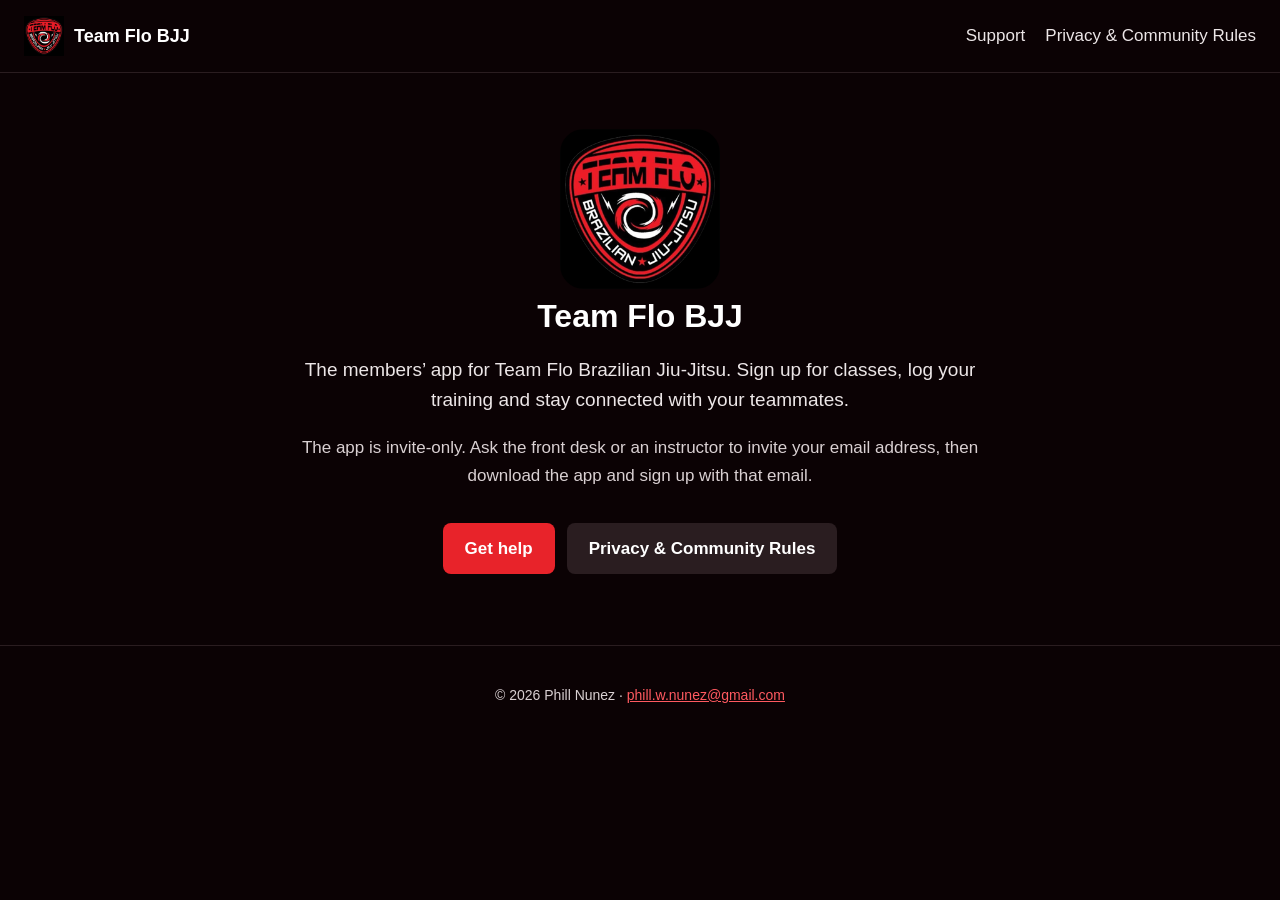
<file: index.html>
<!DOCTYPE html>
<html lang="en">
<head>
<meta charset="utf-8">
<meta name="viewport" content="width=device-width, initial-scale=1">
<title>Home | Team Flo BJJ</title>
<meta name="description" content="The members app for Team Flo Brazilian Jiu-Jitsu.">
<link rel="icon" href="logo.png">
<link rel="stylesheet" href="style.css">
</head>
<body>
<header>
  <a class="brand" href="index.html"><img src="logo.png" alt="" width="40" height="40">Team Flo BJJ</a>
  <nav><a href="support.html">Support</a><a href="privacy.html">Privacy &amp; Community Rules</a></nav>
</header>
<main>
<section class="hero">
  <img src="logo.png" alt="Team Flo Brazilian Jiu-Jitsu logo" width="160" height="160">
  <h1>Team Flo BJJ</h1>
  <p class="lead">The members&rsquo; app for Team Flo Brazilian Jiu-Jitsu. Sign up for classes, log your training and stay connected with your teammates.</p>
  <p>The app is invite-only. Ask the front desk or an instructor to invite your email address, then download the app and sign up with that email.</p>
  <p class="links"><a class="button" href="support.html">Get help</a><a class="button secondary" href="privacy.html">Privacy &amp; Community Rules</a></p>
</section>
</main>
<footer>
  <p>&copy; 2026 Phill Nunez &middot; <a href="mailto:phill.w.nunez@gmail.com">phill.w.nunez@gmail.com</a></p>
</footer>
</body>
</html>
</file>
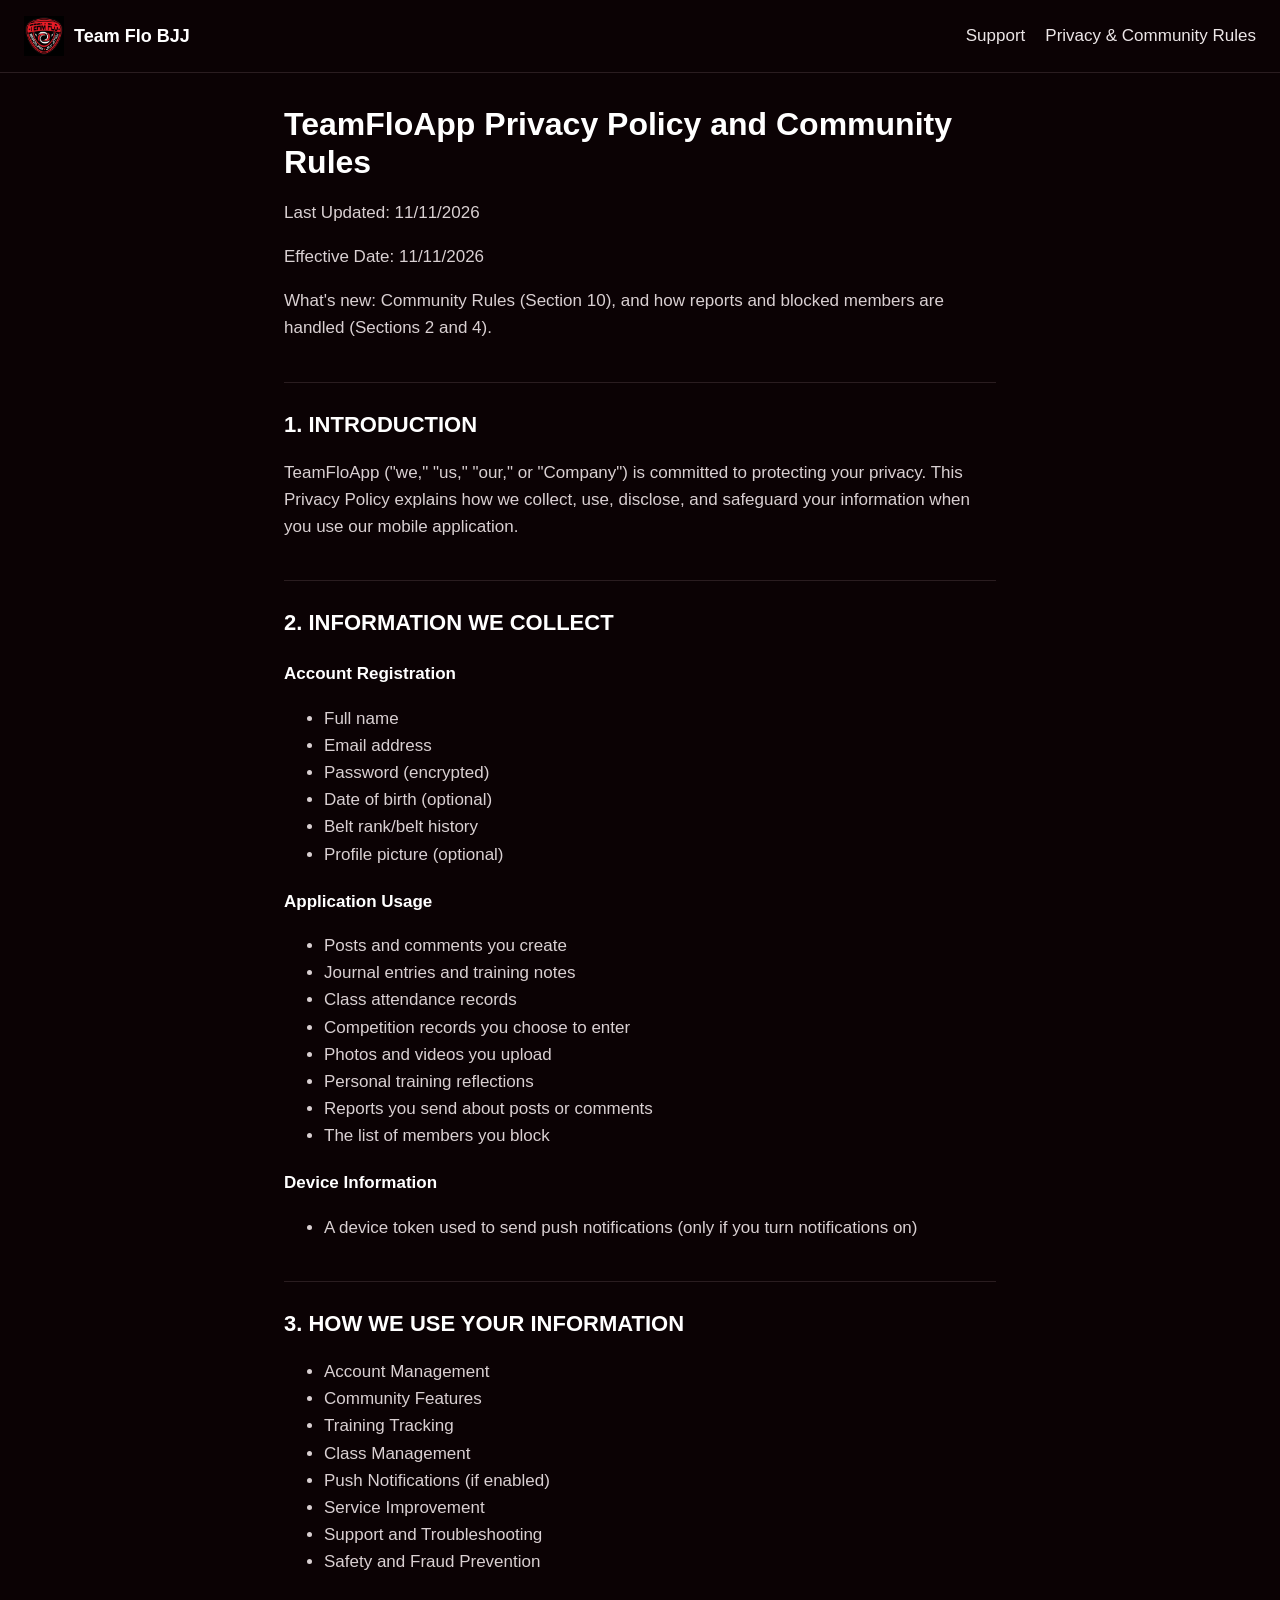
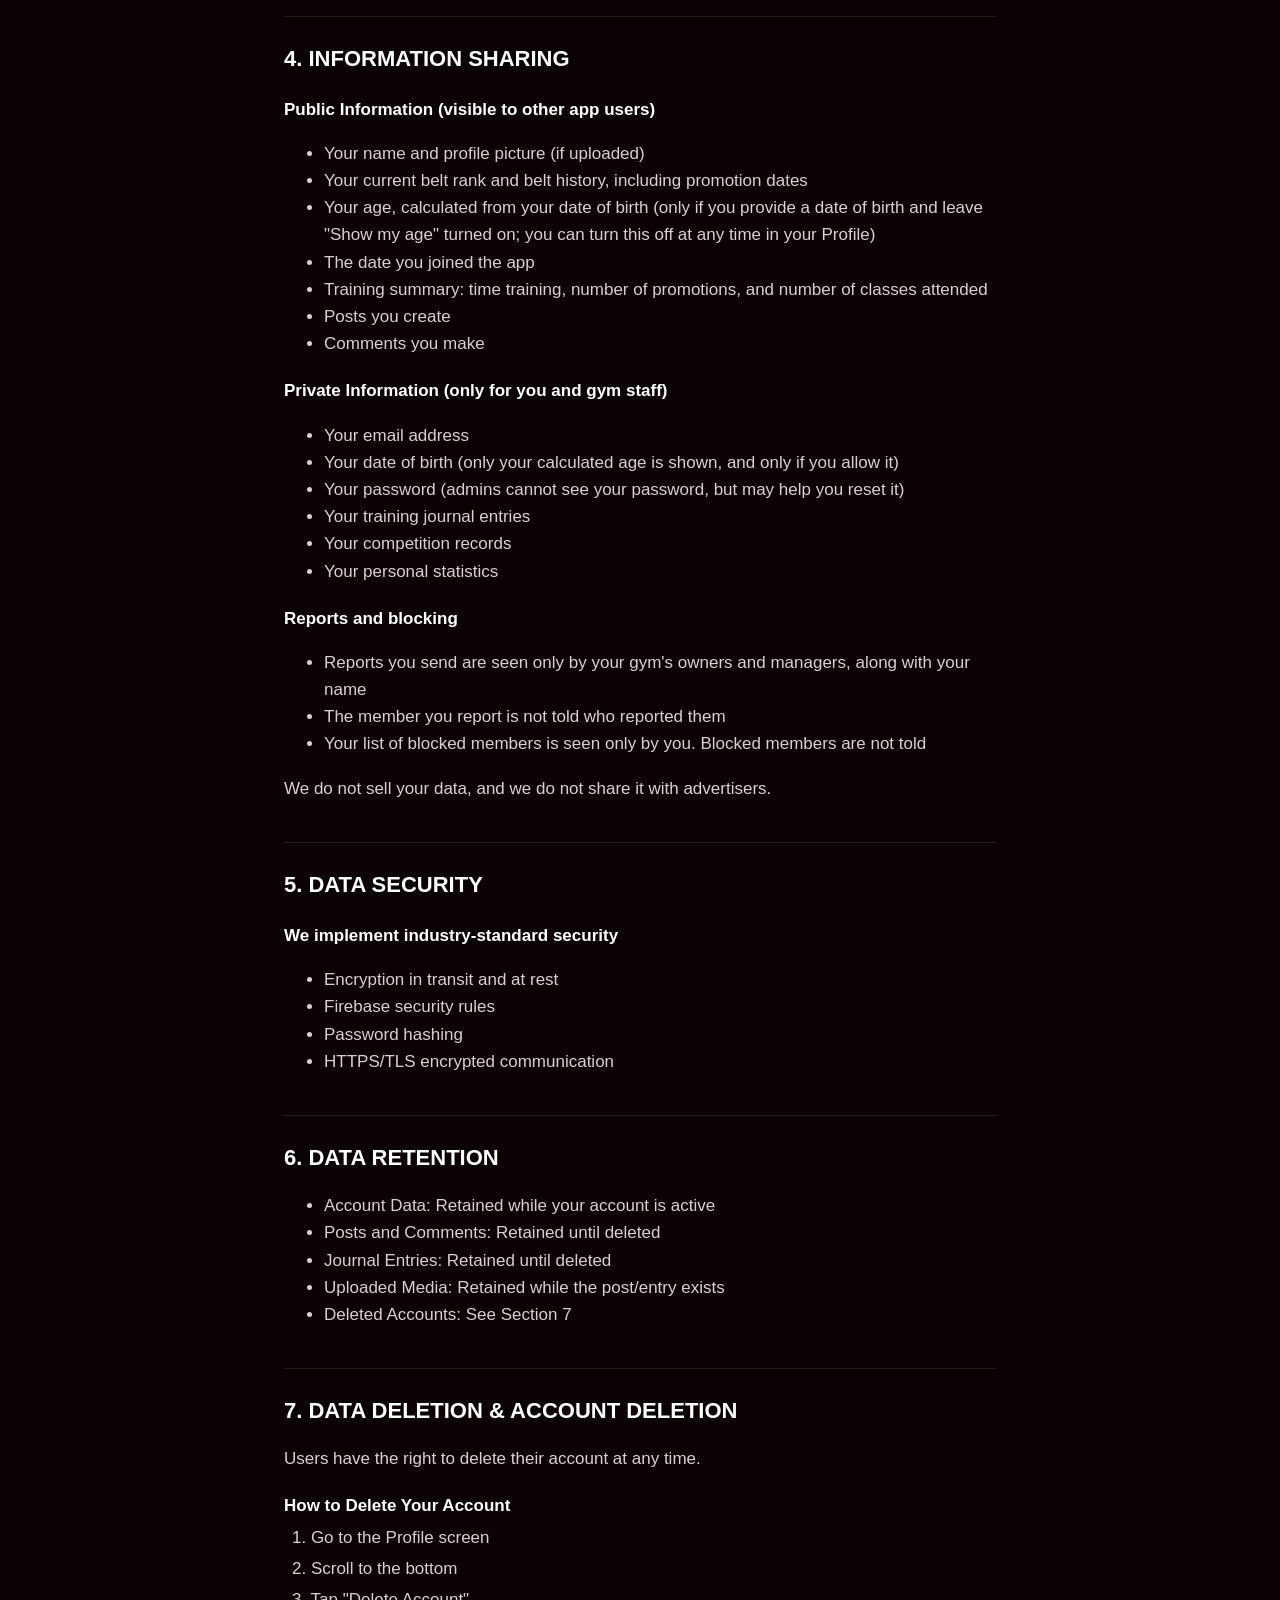
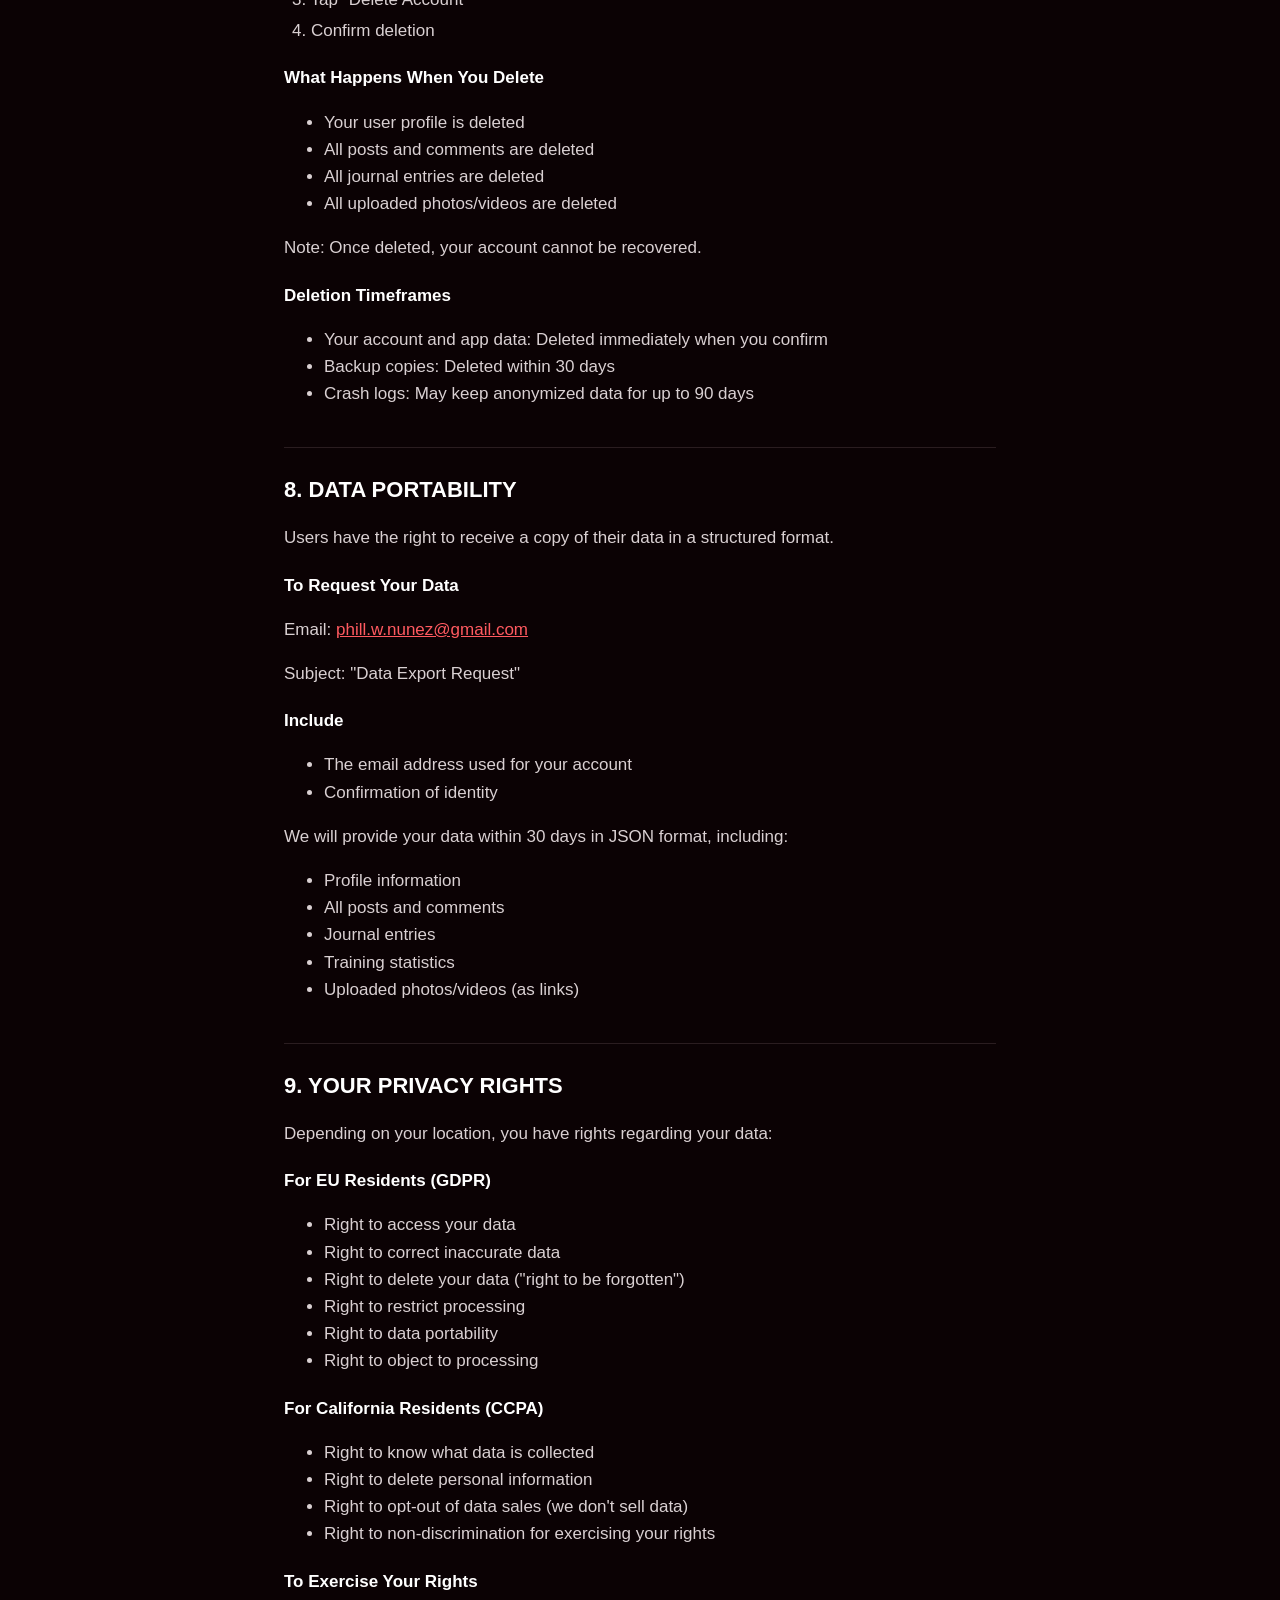
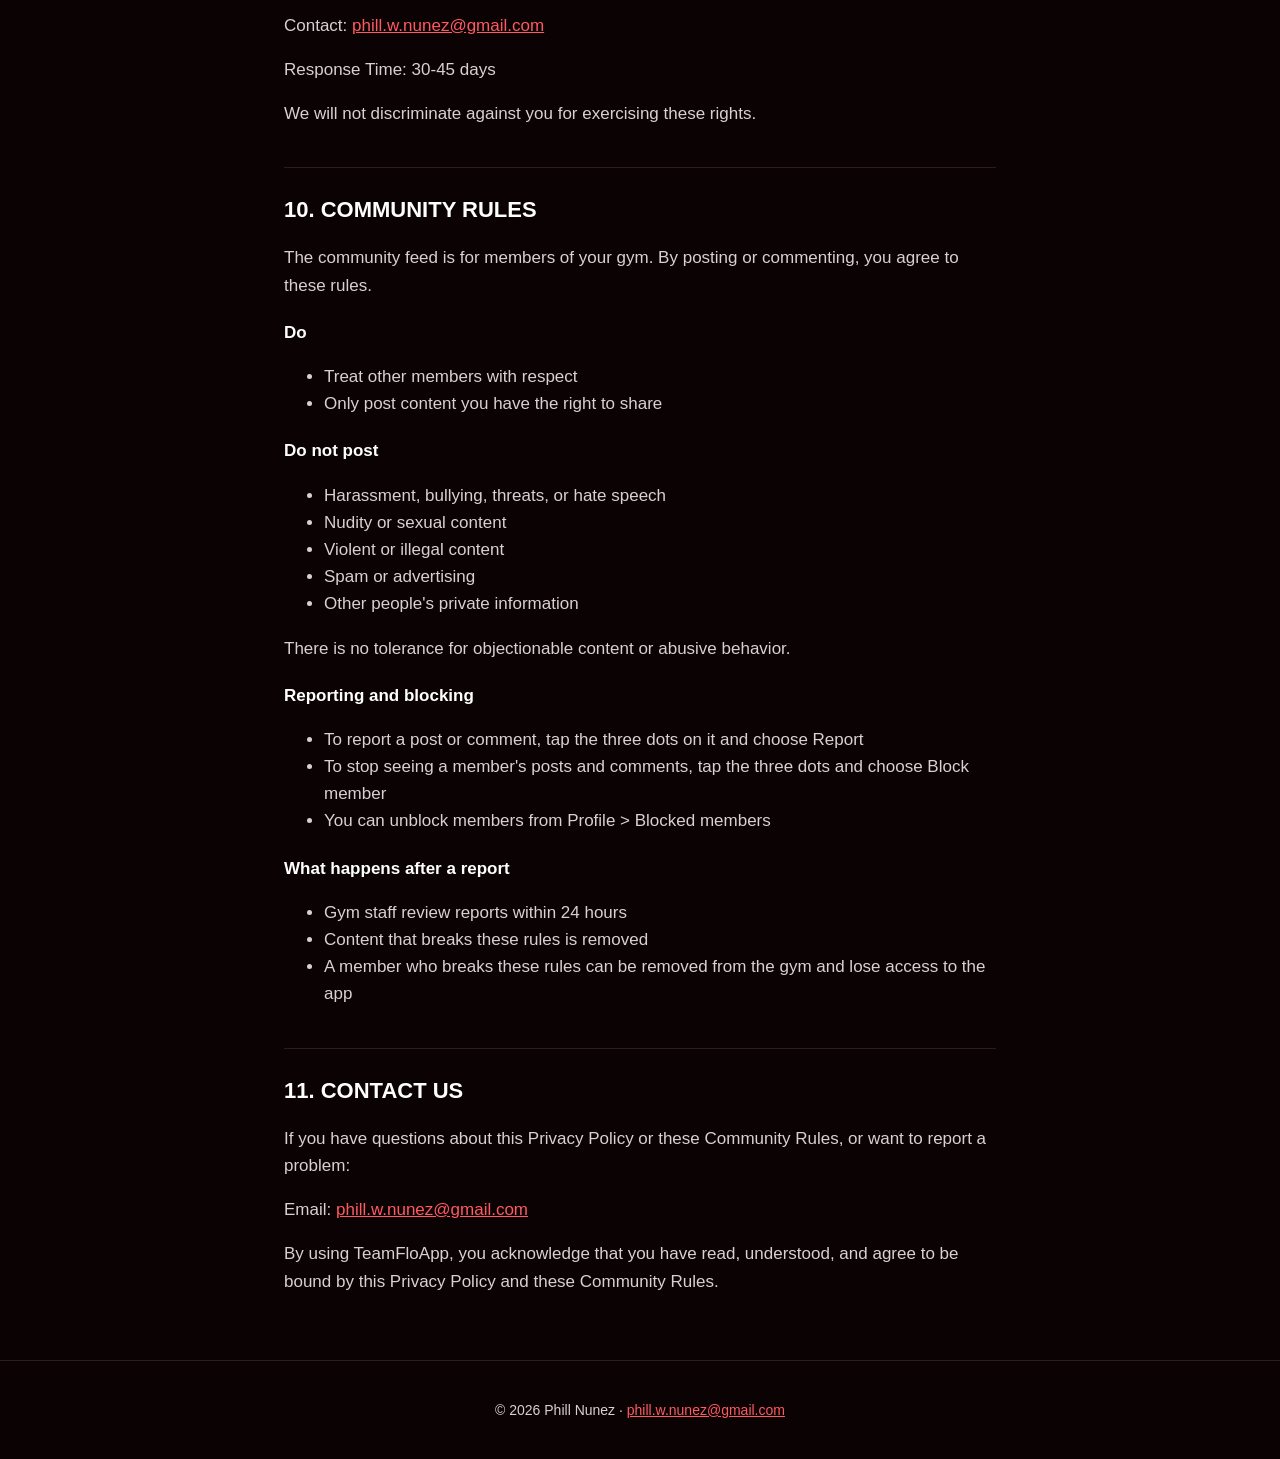
<file: privacy.html>
<!DOCTYPE html>
<html lang="en">
<head>
<meta charset="utf-8">
<meta name="viewport" content="width=device-width, initial-scale=1">
<title>Privacy Policy and Community Rules | Team Flo BJJ</title>
<meta name="description" content="Privacy Policy and Community Rules for the Team Flo BJJ app.">
<link rel="icon" href="logo.png">
<link rel="stylesheet" href="style.css">
</head>
<body>
<header>
  <a class="brand" href="index.html"><img src="logo.png" alt="" width="40" height="40">Team Flo BJJ</a>
  <nav><a href="support.html">Support</a><a href="privacy.html">Privacy &amp; Community Rules</a></nav>
</header>
<main>
<h1>TeamFloApp Privacy Policy and Community Rules</h1>
<p>Last Updated: 11/11/2026</p>
<p>Effective Date: 11/11/2026</p>
<p>What&#x27;s new: Community Rules (Section 10), and how reports and blocked members are handled (Sections 2 and 4).</p>
<h2>1. INTRODUCTION</h2>
<p>TeamFloApp (&quot;we,&quot; &quot;us,&quot; &quot;our,&quot; or &quot;Company&quot;) is committed to protecting your privacy. This Privacy Policy explains how we collect, use, disclose, and safeguard your information when you use our mobile application.</p>
<h2>2. INFORMATION WE COLLECT</h2>
<h3>Account Registration</h3>
<ul>
<li>Full name</li>
<li>Email address</li>
<li>Password (encrypted)</li>
<li>Date of birth (optional)</li>
<li>Belt rank/belt history</li>
<li>Profile picture (optional)</li>
</ul>
<h3>Application Usage</h3>
<ul>
<li>Posts and comments you create</li>
<li>Journal entries and training notes</li>
<li>Class attendance records</li>
<li>Competition records you choose to enter</li>
<li>Photos and videos you upload</li>
<li>Personal training reflections</li>
<li>Reports you send about posts or comments</li>
<li>The list of members you block</li>
</ul>
<h3>Device Information</h3>
<ul>
<li>A device token used to send push notifications (only if you turn notifications on)</li>
</ul>
<h2>3. HOW WE USE YOUR INFORMATION</h2>
<ul>
<li>Account Management</li>
<li>Community Features</li>
<li>Training Tracking</li>
<li>Class Management</li>
<li>Push Notifications (if enabled)</li>
<li>Service Improvement</li>
<li>Support and Troubleshooting</li>
<li>Safety and Fraud Prevention</li>
</ul>
<h2>4. INFORMATION SHARING</h2>
<h3>Public Information (visible to other app users)</h3>
<ul>
<li>Your name and profile picture (if uploaded)</li>
<li>Your current belt rank and belt history, including promotion dates</li>
<li>Your age, calculated from your date of birth (only if you provide a date of birth and leave &quot;Show my age&quot; turned on; you can turn this off at any time in your Profile)</li>
<li>The date you joined the app</li>
<li>Training summary: time training, number of promotions, and number of classes attended</li>
<li>Posts you create</li>
<li>Comments you make</li>
</ul>
<h3>Private Information (only for you and gym staff)</h3>
<ul>
<li>Your email address</li>
<li>Your date of birth (only your calculated age is shown, and only if you allow it)</li>
<li>Your password (admins cannot see your password, but may help you reset it)</li>
<li>Your training journal entries</li>
<li>Your competition records</li>
<li>Your personal statistics</li>
</ul>
<h3>Reports and blocking</h3>
<ul>
<li>Reports you send are seen only by your gym&#x27;s owners and managers, along with your name</li>
<li>The member you report is not told who reported them</li>
<li>Your list of blocked members is seen only by you. Blocked members are not told</li>
</ul>
<p>We do not sell your data, and we do not share it with advertisers.</p>
<h2>5. DATA SECURITY</h2>
<h3>We implement industry-standard security</h3>
<ul>
<li>Encryption in transit and at rest</li>
<li>Firebase security rules</li>
<li>Password hashing</li>
<li>HTTPS/TLS encrypted communication</li>
</ul>
<h2>6. DATA RETENTION</h2>
<ul>
<li>Account Data: Retained while your account is active</li>
<li>Posts and Comments: Retained until deleted</li>
<li>Journal Entries: Retained until deleted</li>
<li>Uploaded Media: Retained while the post/entry exists</li>
<li>Deleted Accounts: See Section 7</li>
</ul>
<h2>7. DATA DELETION &amp; ACCOUNT DELETION</h2>
<p>Users have the right to delete their account at any time.</p>
<h3>How to Delete Your Account</h3>
<p class="step">1. Go to the Profile screen</p>
<p class="step">2. Scroll to the bottom</p>
<p class="step">3. Tap &quot;Delete Account&quot;</p>
<p class="step">4. Confirm deletion</p>
<h3>What Happens When You Delete</h3>
<ul>
<li>Your user profile is deleted</li>
<li>All posts and comments are deleted</li>
<li>All journal entries are deleted</li>
<li>All uploaded photos/videos are deleted</li>
</ul>
<p>Note: Once deleted, your account cannot be recovered.</p>
<h3>Deletion Timeframes</h3>
<ul>
<li>Your account and app data: Deleted immediately when you confirm</li>
<li>Backup copies: Deleted within 30 days</li>
<li>Crash logs: May keep anonymized data for up to 90 days</li>
</ul>
<h2>8. DATA PORTABILITY</h2>
<p>Users have the right to receive a copy of their data in a structured format.</p>
<h3>To Request Your Data</h3>
<p>Email: <a href="mailto:phill.w.nunez@gmail.com">phill.w.nunez@gmail.com</a></p>
<p>Subject: &quot;Data Export Request&quot;</p>
<h3>Include</h3>
<ul>
<li>The email address used for your account</li>
<li>Confirmation of identity</li>
</ul>
<p>We will provide your data within 30 days in JSON format, including:</p>
<ul>
<li>Profile information</li>
<li>All posts and comments</li>
<li>Journal entries</li>
<li>Training statistics</li>
<li>Uploaded photos/videos (as links)</li>
</ul>
<h2>9. YOUR PRIVACY RIGHTS</h2>
<p>Depending on your location, you have rights regarding your data:</p>
<h3>For EU Residents (GDPR)</h3>
<ul>
<li>Right to access your data</li>
<li>Right to correct inaccurate data</li>
<li>Right to delete your data (&quot;right to be forgotten&quot;)</li>
<li>Right to restrict processing</li>
<li>Right to data portability</li>
<li>Right to object to processing</li>
</ul>
<h3>For California Residents (CCPA)</h3>
<ul>
<li>Right to know what data is collected</li>
<li>Right to delete personal information</li>
<li>Right to opt-out of data sales (we don&#x27;t sell data)</li>
<li>Right to non-discrimination for exercising your rights</li>
</ul>
<h3>To Exercise Your Rights</h3>
<p>Contact: <a href="mailto:phill.w.nunez@gmail.com">phill.w.nunez@gmail.com</a></p>
<p>Response Time: 30-45 days</p>
<p>We will not discriminate against you for exercising these rights.</p>
<h2>10. COMMUNITY RULES</h2>
<p>The community feed is for members of your gym. By posting or commenting, you agree to these rules.</p>
<h3>Do</h3>
<ul>
<li>Treat other members with respect</li>
<li>Only post content you have the right to share</li>
</ul>
<h3>Do not post</h3>
<ul>
<li>Harassment, bullying, threats, or hate speech</li>
<li>Nudity or sexual content</li>
<li>Violent or illegal content</li>
<li>Spam or advertising</li>
<li>Other people&#x27;s private information</li>
</ul>
<p>There is no tolerance for objectionable content or abusive behavior.</p>
<h3>Reporting and blocking</h3>
<ul>
<li>To report a post or comment, tap the three dots on it and choose Report</li>
<li>To stop seeing a member&#x27;s posts and comments, tap the three dots and choose Block member</li>
<li>You can unblock members from Profile &gt; Blocked members</li>
</ul>
<h3>What happens after a report</h3>
<ul>
<li>Gym staff review reports within 24 hours</li>
<li>Content that breaks these rules is removed</li>
<li>A member who breaks these rules can be removed from the gym and lose access to the app</li>
</ul>
<h2>11. CONTACT US</h2>
<p>If you have questions about this Privacy Policy or these Community Rules, or want to report a problem:</p>
<p>Email: <a href="mailto:phill.w.nunez@gmail.com">phill.w.nunez@gmail.com</a></p>
<p>By using TeamFloApp, you acknowledge that you have read, understood, and agree to be bound by this Privacy Policy and these Community Rules.</p>
</main>
<footer>
  <p>&copy; 2026 Phill Nunez &middot; <a href="mailto:phill.w.nunez@gmail.com">phill.w.nunez@gmail.com</a></p>
</footer>
</body>
</html>
</file>
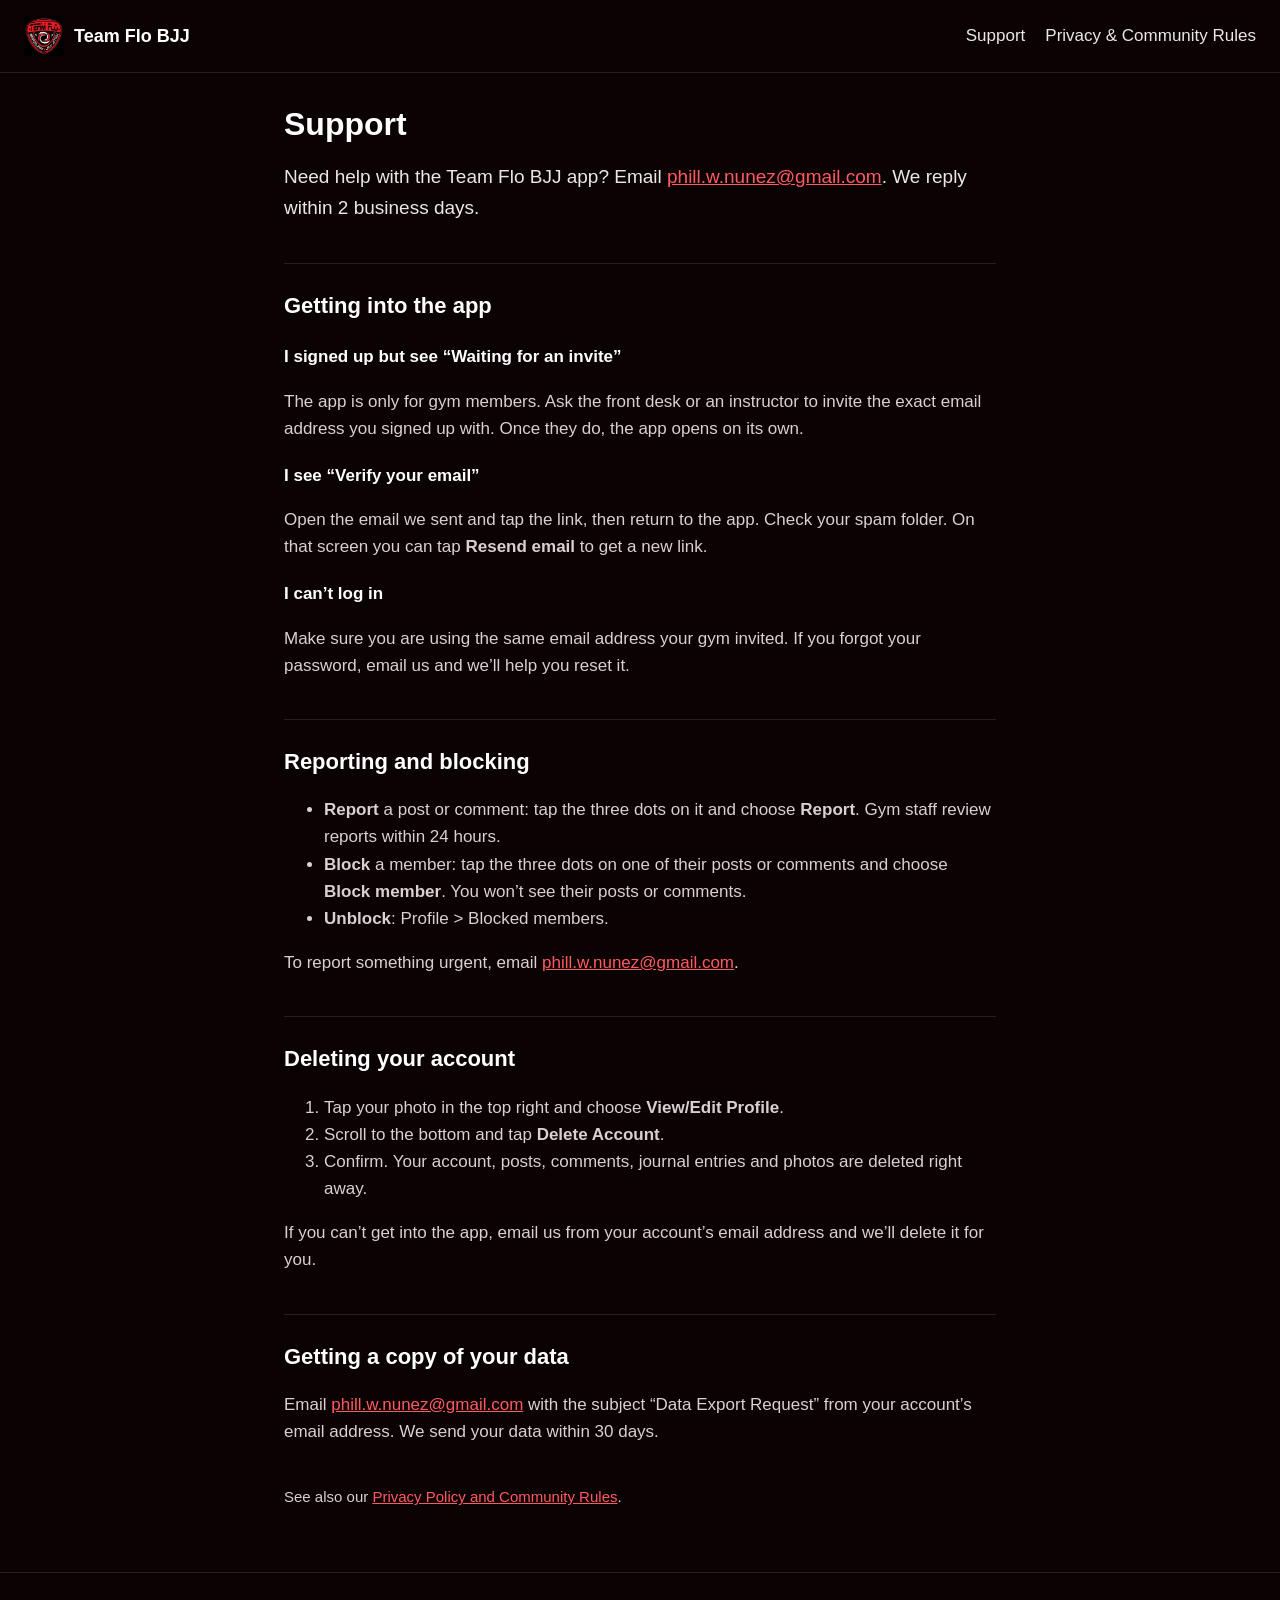
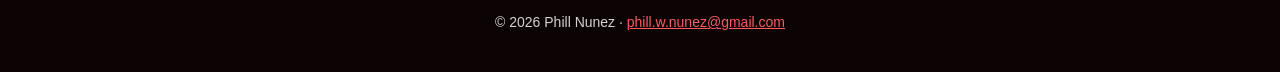
<file: support.html>
<!DOCTYPE html>
<html lang="en">
<head>
<meta charset="utf-8">
<meta name="viewport" content="width=device-width, initial-scale=1">
<title>Support | Team Flo BJJ</title>
<meta name="description" content="Help with the Team Flo BJJ app.">
<link rel="icon" href="logo.png">
<link rel="stylesheet" href="style.css">
</head>
<body>
<header>
  <a class="brand" href="index.html"><img src="logo.png" alt="" width="40" height="40">Team Flo BJJ</a>
  <nav><a href="support.html">Support</a><a href="privacy.html">Privacy &amp; Community Rules</a></nav>
</header>
<main>
<h1>Support</h1>
<p class="lead">Need help with the Team Flo BJJ app? Email <a href="mailto:phill.w.nunez@gmail.com">phill.w.nunez@gmail.com</a>. We reply within 2 business days.</p>

<h2>Getting into the app</h2>
<h3>I signed up but see &ldquo;Waiting for an invite&rdquo;</h3>
<p>The app is only for gym members. Ask the front desk or an instructor to invite the exact email address you signed up with. Once they do, the app opens on its own.</p>
<h3>I see &ldquo;Verify your email&rdquo;</h3>
<p>Open the email we sent and tap the link, then return to the app. Check your spam folder. On that screen you can tap <b>Resend email</b> to get a new link.</p>
<h3>I can&rsquo;t log in</h3>
<p>Make sure you are using the same email address your gym invited. If you forgot your password, email us and we&rsquo;ll help you reset it.</p>

<h2>Reporting and blocking</h2>
<ul>
  <li><b>Report</b> a post or comment: tap the three dots on it and choose <b>Report</b>. Gym staff review reports within 24 hours.</li>
  <li><b>Block</b> a member: tap the three dots on one of their posts or comments and choose <b>Block member</b>. You won&rsquo;t see their posts or comments.</li>
  <li><b>Unblock</b>: Profile &gt; Blocked members.</li>
</ul>
<p>To report something urgent, email <a href="mailto:phill.w.nunez@gmail.com">phill.w.nunez@gmail.com</a>.</p>

<h2>Deleting your account</h2>
<ol>
  <li>Tap your photo in the top right and choose <b>View/Edit Profile</b>.</li>
  <li>Scroll to the bottom and tap <b>Delete Account</b>.</li>
  <li>Confirm. Your account, posts, comments, journal entries and photos are deleted right away.</li>
</ol>
<p>If you can&rsquo;t get into the app, email us from your account&rsquo;s email address and we&rsquo;ll delete it for you.</p>

<h2>Getting a copy of your data</h2>
<p>Email <a href="mailto:phill.w.nunez@gmail.com">phill.w.nunez@gmail.com</a> with the subject &ldquo;Data Export Request&rdquo; from your account&rsquo;s email address. We send your data within 30 days.</p>

<p class="small">See also our <a href="privacy.html">Privacy Policy and Community Rules</a>.</p>
</main>
<footer>
  <p>&copy; 2026 Phill Nunez &middot; <a href="mailto:phill.w.nunez@gmail.com">phill.w.nunez@gmail.com</a></p>
</footer>
</body>
</html>
</file>
<file: style.css>
*{box-sizing:border-box}
body{margin:0;background:#0b0204;color:#ece6e7;font:17px/1.6 -apple-system,BlinkMacSystemFont,"Segoe UI",Roboto,Helvetica,Arial,sans-serif}
a{color:#ff5a60}
header{display:flex;flex-wrap:wrap;gap:12px;justify-content:space-between;align-items:center;padding:16px 24px;border-bottom:1px solid #2a1d20}
.brand{display:flex;align-items:center;gap:10px;color:#fff;font-weight:700;text-decoration:none;font-size:18px}
nav a{margin-left:20px;color:#ece6e7;text-decoration:none}
nav a:hover{color:#ff5a60}
main{max-width:760px;margin:0 auto;padding:32px 24px 48px}
h1{font-size:32px;line-height:1.2;margin:0 0 16px;color:#fff}
h2{font-size:22px;margin:40px 0 8px;color:#fff;border-top:1px solid #2a1d20;padding-top:24px}
h3{font-size:17px;margin:20px 0 4px;color:#fff}
p,li{color:#d9d0d2}
.lead{font-size:19px;color:#ece6e7}
.small{font-size:15px;margin-top:40px}
.step{margin:4px 0 4px 8px}
.hero{text-align:center;padding-top:24px}
.hero img{border-radius:24px}
.links{margin-top:28px}
.button{display:inline-block;margin:6px;padding:12px 22px;background:#e8232a;color:#fff;border-radius:8px;text-decoration:none;font-weight:600}
.button.secondary{background:#2a1d20}
footer{border-top:1px solid #2a1d20;text-align:center;padding:24px;font-size:14px;color:#9d9295}
@media (max-width:520px){nav a{margin:0 16px 0 0}h1{font-size:27px}}
</file>
